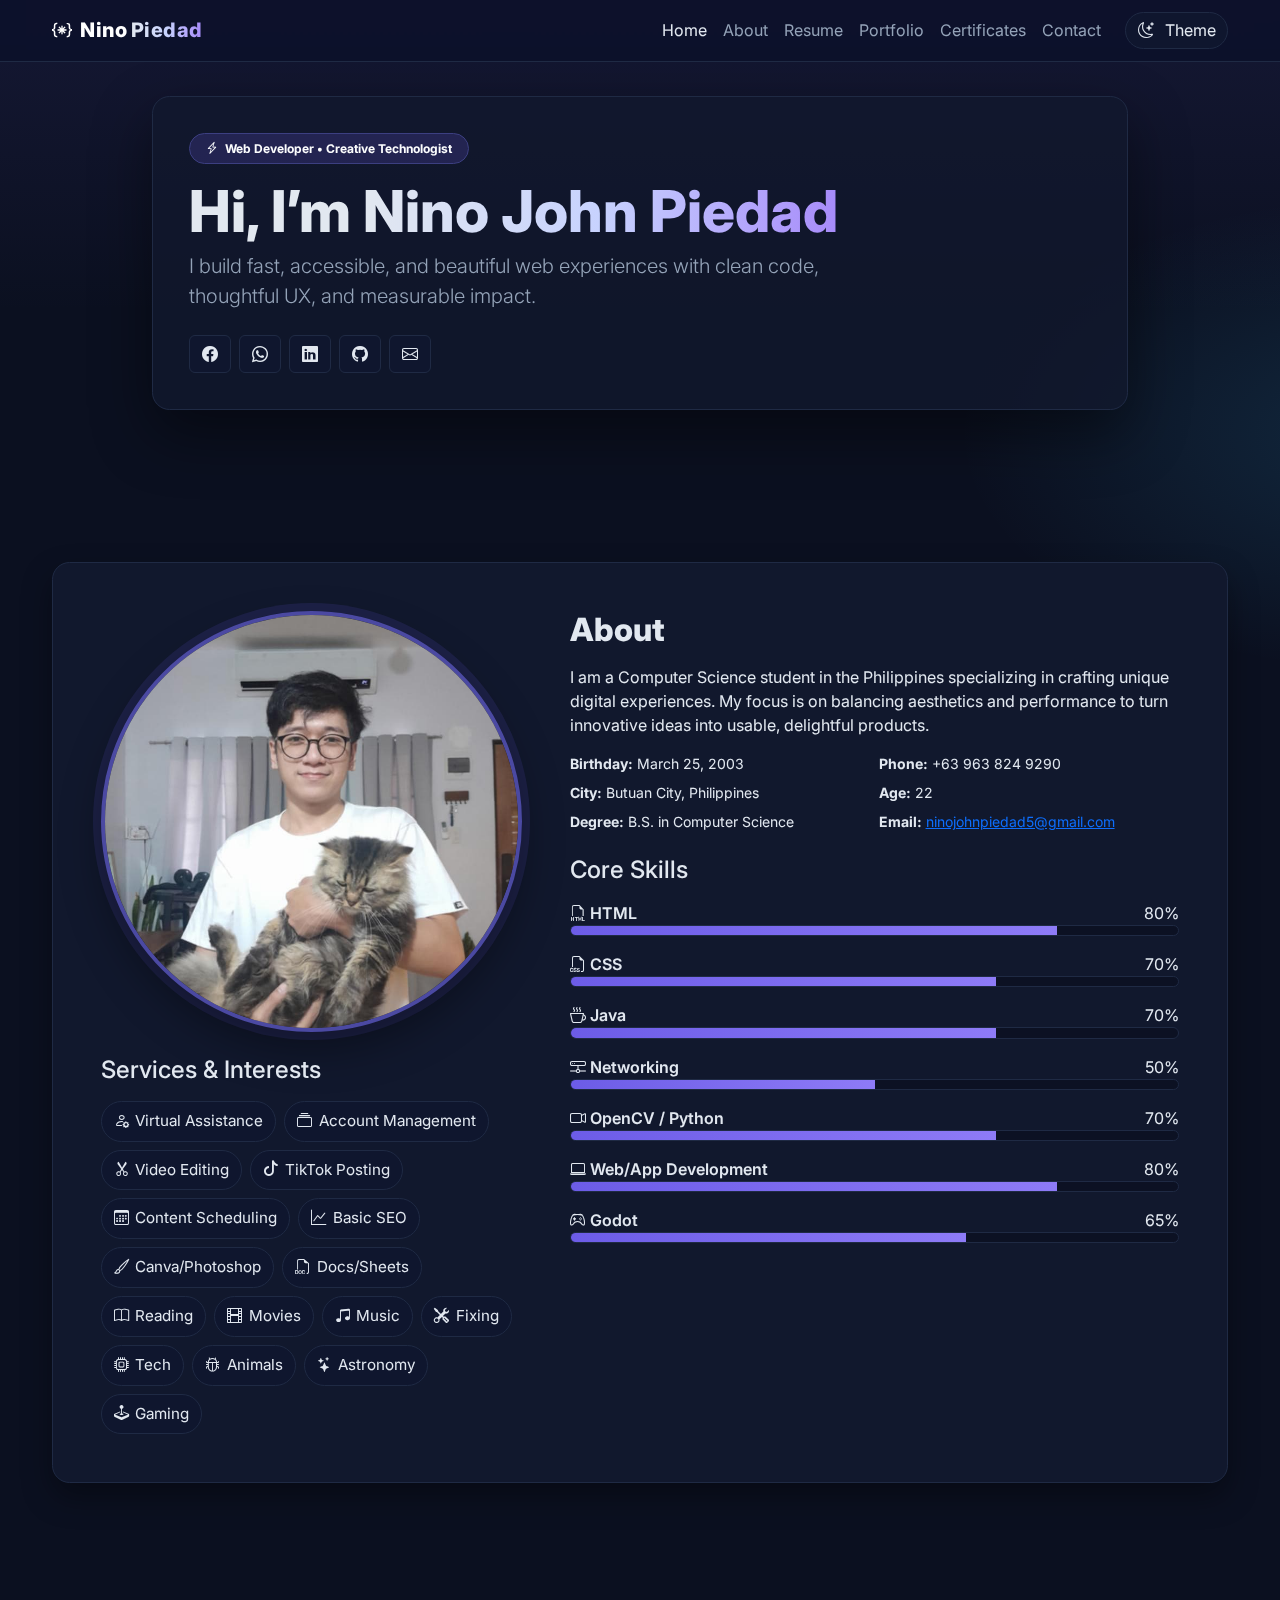
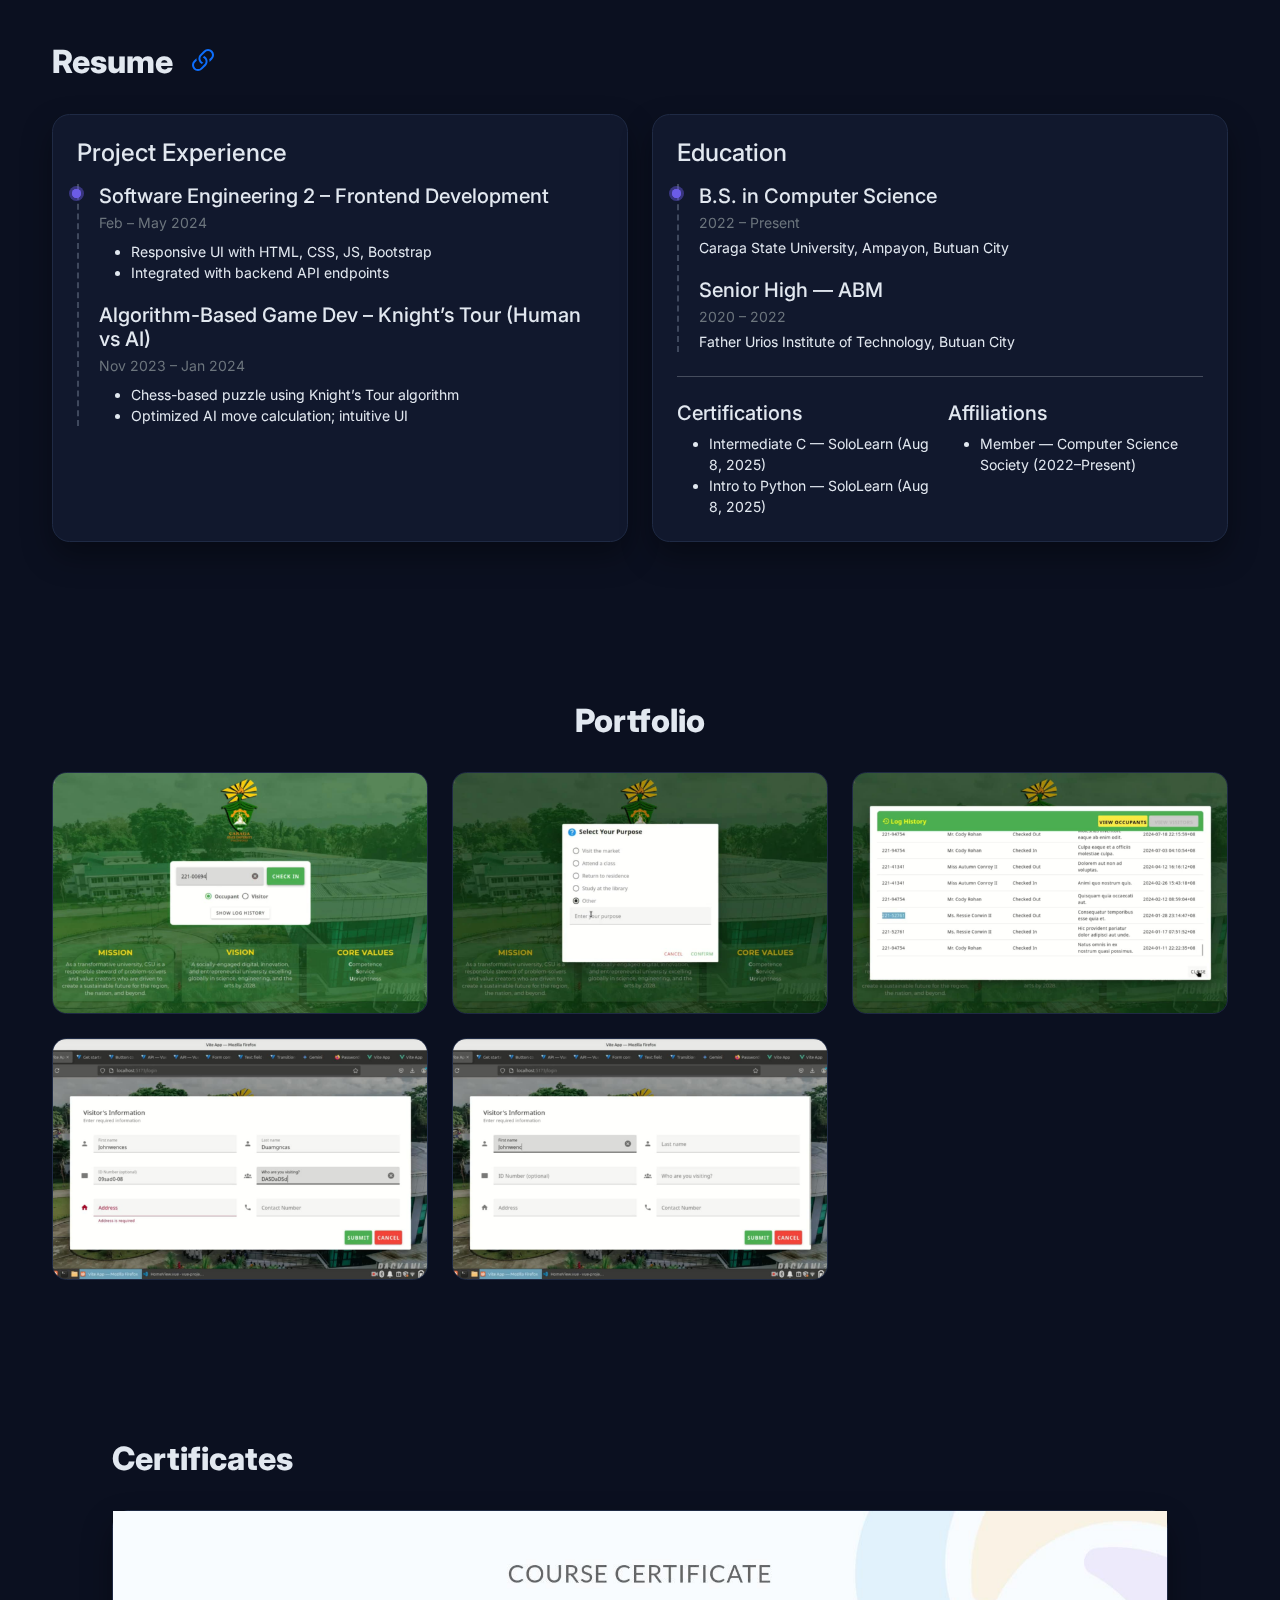
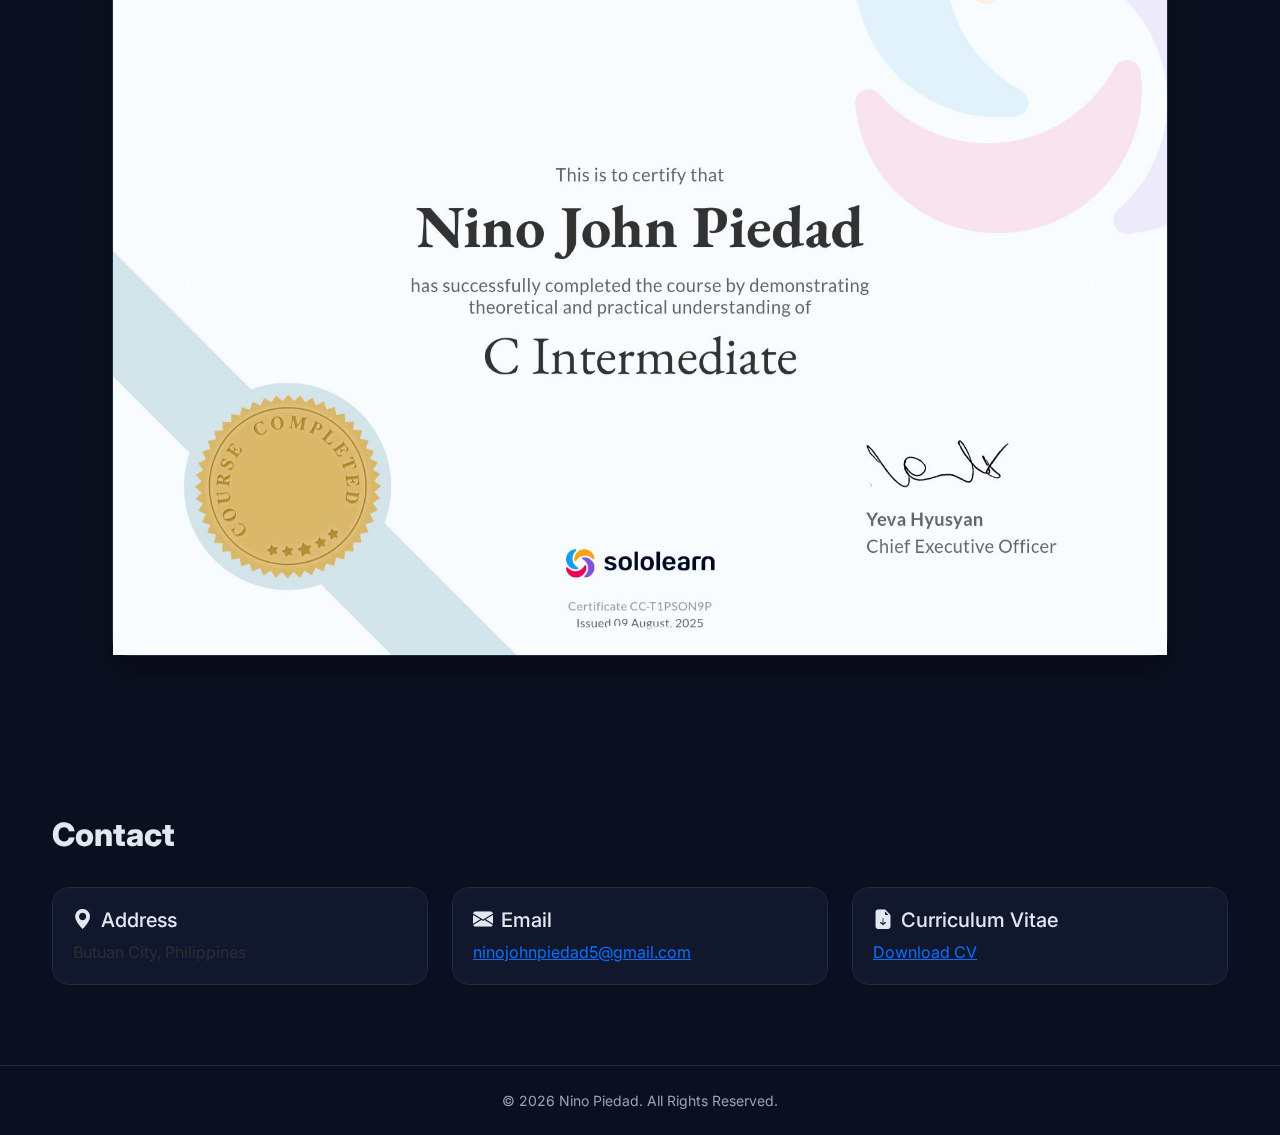
<file: main.html>
<!DOCTYPE html>
<html lang="en" data-theme="dark">
<head>
  <meta charset="UTF-8" />
  <meta name="viewport" content="width=device-width, initial-scale=1" />
  <title>Nino Piedad — Personal Website</title>
  <link rel="icon" href="images/icon.png" type="image/x-icon" />

  <!-- Bootstrap & Icons (CDN) -->
  <link href="https://cdn.jsdelivr.net/npm/bootstrap@5.3.3/dist/css/bootstrap.min.css" rel="stylesheet">
  <link href="https://cdn.jsdelivr.net/npm/bootstrap-icons@1.11.3/font/bootstrap-icons.css" rel="stylesheet">

  <!-- Google Font -->
  <link href="https://fonts.googleapis.com/css2?family=Inter:wght@300;400;600;800&display=swap" rel="stylesheet" />

  <style>
    /* =========================
       THEME TOKENS
       ========================= */
    :root {
      --brand:#6c5ce7; --brand-2:#8e7bf7; --ring:rgba(124,97,255,.35);
      --bg:#0b1020; --panel:#11182d; --tile:#0f162e;
      --text:#e2e8f0; --muted:#94a3b8; --border:#1f2a44;
      --radius:1.1rem;
      --shadow-xl:0 24px 60px rgba(0,0,0,.45);
      --shadow-lg:0 14px 30px rgba(0,0,0,.35);
      --container: 1200px; /* BOXED WIDTH */
    }
    [data-theme="light"]{
      --bg:#f6f7fb; --panel:#ffffff; --tile:#ffffff;
      --text:#101828; --muted:#475467; --border:#e5e7eb;
      --shadow-xl:0 24px 60px rgba(16,24,40,.08);
      --shadow-lg:0 14px 30px rgba(16,24,40,.06);
    }

    /* =========================
       BASE
       ========================= */
    *{box-sizing:border-box}
    html,body{scroll-behavior:smooth}
    body{
      font-family:'Inter',system-ui,-apple-system,Segoe UI,Roboto,"Helvetica Neue",Arial;
      color:var(--text);
      background:
        radial-gradient(900px 480px at 10% -10%, rgba(108,92,231,.20), transparent 50%),
        radial-gradient(900px 480px at 110% 10%, rgba(56,189,248,.14), transparent 50%),
        var(--bg);
    }
    .container{max-width:var(--container)}

    /* =========================
       NAVBAR
       ========================= */
    .navbar-custom{
      backdrop-filter:saturate(180%) blur(10px);
      background: color-mix(in oklab, var(--bg) 70%, transparent);
      border-bottom:1px solid var(--border);
      padding-block:.65rem;
    }
    .navbar-brand{font-weight:800; letter-spacing:.4px}
    .nav-link{color:var(--muted)!important; padding-inline:.85rem}
    .nav-link.active,.nav-link:hover{color:var(--text)!important}

    .theme-toggle{
      display:inline-flex; align-items:center; gap:.45rem;
      border:1px solid var(--border); background:var(--tile); color:var(--text);
      border-radius:999px; padding:.35rem .7rem; cursor:pointer;
    }
    .theme-toggle:hover{border-color:var(--brand-2); box-shadow:0 0 0 .25rem var(--ring)}

    /* =========================
       HERO
       ========================= */
    .hero{
      padding-top: clamp(6rem, 10vh, 8rem);
      padding-bottom: clamp(3rem, 8vh, 5rem);
      background: linear-gradient(180deg, color-mix(in oklab, var(--brand) 10%, transparent), transparent 65%);
    }
    .hero-panel{
      background: color-mix(in oklab, var(--panel) 75%, transparent);
      border:1px solid var(--border);
      border-radius:var(--radius);
      box-shadow:var(--shadow-xl);
      padding: clamp(1.25rem, 3vw, 2.25rem);
    }
    .badge-role{
      background:color-mix(in oklab, var(--brand) 20%, transparent);
      border:1px solid color-mix(in oklab, var(--brand) 40%, var(--border));
      color:color-mix(in oklab, white 90%, var(--text));
    }
    .hero-title{font-size:clamp(2.2rem, 5.8vw, 3.6rem); font-weight:800; line-height:1.1}
    .hero-subtitle{color:var(--muted); max-width:60ch}

    .btn-social{border:1px solid var(--border); background:var(--tile); color:var(--text)}
    .btn-social:hover{border-color:var(--brand-2); box-shadow:0 0 0 .25rem var(--ring); color:var(--text)}

    /* =========================
       SECTIONS / CARDS
       ========================= */
    section.section{padding:5rem 0}
    .section-title{font-weight:800; margin-bottom:2rem}
    .card-custom{
      background:var(--panel); color:var(--text);
      border:1px solid var(--border); border-radius:var(--radius);
      box-shadow:var(--shadow-lg);
    }

    /* =========================
       ABOUT (photo left)
       ========================= */
    .about-row{align-items:stretch}
    .profile-col{display:flex; align-items:center; justify-content:center}
    .profile-wrap{position:relative; max-width: 340px; width:100%}
    .profile-img{
      width:100%; aspect-ratio:1/1; object-fit:cover;
      border-radius:50%; border:4px solid color-mix(in oklab, var(--brand) 60%, var(--border));
      box-shadow:0 18px 40px rgba(0,0,0,.35), 0 0 0 8px color-mix(in oklab, var(--brand) 14%, transparent);
      transition:transform .25s ease;
    }
    .profile-img:hover{transform:translateY(-3px)}
    .about-card{height:100%}

    /* =========================
       SKILLS
       ========================= */
    .skill{display:grid; grid-template-columns: 1fr auto; gap:.35rem; align-items:center}
    .skill .label{font-weight:600}
    .progress{height:.7rem; background:color-mix(in oklab, var(--bg) 80%, var(--tile)); border:1px solid var(--border)}
    .progress-bar{background:linear-gradient(90deg, var(--brand), var(--brand-2))}

    .chips{gap:.5rem}
    .chip{
      display:inline-flex; align-items:center; gap:.4rem; padding:.5rem .75rem;
      border-radius:999px; border:1px solid var(--border); background:var(--tile); color:var(--text);
      font-size:.95rem; white-space:nowrap; transition:all .2s ease;
    }
    .chip:hover{border-color:var(--brand-2); box-shadow:0 0 0 .25rem var(--ring)}

    /* =========================
       TIMELINE
       ========================= */
    .tl{position:relative; padding-left:1.25rem; border-left:2px dashed color-mix(in oklab, var(--muted) 35%, transparent)}
    .tl .item{margin-bottom:1.25rem}
    .tl .item::before{
      content:""; position:absolute; left:-7px; top:.35rem; width:.55rem; height:.55rem; border-radius:999px;
      background:var(--brand); box-shadow:0 0 0 3px color-mix(in oklab, var(--brand) 25%, transparent)
    }

    /* =========================
       PORTFOLIO
       ========================= */
    .gallery .p-card{
      border-radius:.9rem; overflow:hidden; background:var(--panel); border:1px solid var(--border);
      transition:transform .2s ease, box-shadow .2s ease;
    }
    .gallery .p-card:hover{transform:translateY(-4px); box-shadow:var(--shadow-lg)}
    .gallery .p-img{width:100%; height:240px; object-fit:cover; display:block}

    /* =========================
       CERTIFICATES
       ========================= */
    .cert-wrap{max-width: 1080px; margin-inline:auto}

    /* =========================
       CONTACT
       ========================= */
    .info-tile{
      border:1px solid var(--border); background:var(--panel);
      border-radius:var(--radius); padding:1.25rem; height:100%;
      transition:border-color .2s ease, box-shadow .2s ease;
    }
    .info-tile:hover{border-color:var(--brand-2); box-shadow:0 0 0 .25rem var(--ring)}

    /* =========================
       FOOTER & UTILITIES
       ========================= */
    footer{border-top:1px solid var(--border); color:var(--muted)}
    .text-gradient{
      background: linear-gradient(90deg, #e2e8f0, #c7d2fe, #a78bfa);
      -webkit-background-clip:text; background-clip:text; color:transparent;
    }

    /* Scroll to Top */
    #toTop{
      position:fixed; right:18px; bottom:18px; z-index:1040;
      width:44px; height:44px; border-radius:50%;
      display:grid; place-items:center; background:var(--tile); color:var(--text);
      border:1px solid var(--border); box-shadow:var(--shadow-lg);
      opacity:0; pointer-events:none; transform:translateY(8px); transition:all .2s ease;
    }
    #toTop.show{opacity:1; pointer-events:auto; transform:translateY(0)}
    #toTop:hover{border-color:var(--brand-2); box-shadow:0 0 0 .25rem var(--ring)}

    /* RESPONSIVE TWEAKS */
    @media (max-width: 991.98px){
      .hero-title{font-size:clamp(2rem, 7vw, 3rem)}
      .about-row{row-gap:2rem}
    }
  </style>
</head>
<body data-bs-spy="scroll" data-bs-target="#mainNav" data-bs-offset="80" tabindex="0">

  <!-- =========================
       NAVBAR
       ========================= -->
  <nav id="mainNav" class="navbar navbar-expand-lg navbar-dark fixed-top navbar-custom">
    <div class="container">
      <a class="navbar-brand d-flex align-items-center" href="#home">
        <i class="bi bi-braces-asterisk me-2"></i> Nino <span class="text-gradient ms-1">Piedad</span>
      </a>

      <div class="d-flex d-lg-none align-items-center me-2">
        <button id="themeBtnSm" class="theme-toggle btn btn-sm">
          <i class="bi bi-moon-stars"></i><span class="d-none d-sm-inline"> Theme</span>
        </button>
      </div>

      <button class="navbar-toggler" type="button" data-bs-toggle="collapse" data-bs-target="#navContent"
              aria-controls="navContent" aria-expanded="false" aria-label="Toggle navigation">
        <span class="navbar-toggler-icon"></span>
      </button>

      <div class="collapse navbar-collapse" id="navContent">
        <ul class="navbar-nav ms-auto mb-2 mb-lg-0 align-items-lg-center">
          <li class="nav-item"><a class="nav-link" href="#home">Home</a></li>
          <li class="nav-item"><a class="nav-link" href="#about">About</a></li>
          <li class="nav-item"><a class="nav-link" href="#resume">Resume</a></li>
          <li class="nav-item"><a class="nav-link" href="#portfolio">Portfolio</a></li>
          <li class="nav-item"><a class="nav-link" href="#certificates">Certificates</a></li>
          <li class="nav-item"><a class="nav-link" href="#contact">Contact</a></li>
          <li class="nav-item ms-lg-3 d-none d-lg-block">
            <button id="themeBtn" class="theme-toggle">
              <i class="bi bi-moon-stars"></i><span class="ms-1">Theme</span>
            </button>
          </li>
        </ul>
      </div>
    </div>
  </nav>

  <!-- =========================
       HERO
       ========================= -->
  <header id="home" class="hero">
    <div class="container">
      <div class="row g-4 justify-content-center">
        <div class="col-xl-10">
          <div class="hero-panel">
            <span class="badge badge-role rounded-pill px-3 py-2 mb-3">
              <i class="bi bi-lightning-charge me-1"></i> Web Developer • Creative Technologist
            </span>
            <h1 class="hero-title">Hi, I’m <span class="text-gradient">Nino John Piedad</span></h1>
            <p class="lead hero-subtitle mb-4">
              I build fast, accessible, and beautiful web experiences with clean code, thoughtful UX, and measurable impact.
            </p>
            <div class="d-flex flex-wrap gap-2">
              <a class="btn btn-outline-light btn-social" href="https://www.facebook.com/ninopiedad3" target="_blank" aria-label="Facebook"><i class="bi bi-facebook"></i></a>
              <a class="btn btn-outline-light btn-social" href="https://wa.me/+639912143127" target="_blank" aria-label="WhatsApp"><i class="bi bi-whatsapp"></i></a>
              <a class="btn btn-outline-light btn-social" href="https://www.linkedin.com/in/nino-john-piedad-186837378/" target="_blank" aria-label="LinkedIn"><i class="bi bi-linkedin"></i></a>
              <a class="btn btn-outline-light btn-social" href="https://github.com/ninojohn5" target="_blank" aria-label="GitHub"><i class="bi bi-github"></i></a>
              <a class="btn btn-outline-light btn-social" href="#contact" aria-label="Contact"><i class="bi bi-envelope"></i></a>
            </div>
          </div>
        </div>
      </div>
    </div>
  </header>

<!-- =========================
     ABOUT (all-in-one card)
     ========================= -->
     <section id="about" class="section">
        <div class="container">
          <div class="card-custom p-4 p-lg-5 about-card-merged">
            <div class="row g-5 align-items-start">
      
              <!-- LEFT: Photo + Services/Interests -->
              <div class="col-lg-5">
                <img src="images/nino1.jpg" alt="Photo of Nino John Piedad" class="profile-img mb-4">
                <h4 class="mb-3">Services & Interests</h4>
                <div class="d-flex flex-wrap chips justify-content-start">
                  <!-- Services -->
                  <span class="chip"><i class="bi bi-person-gear"></i>Virtual Assistance</span>
                  <span class="chip"><i class="bi bi-collection"></i>Account Management</span>
                  <span class="chip"><i class="bi bi-scissors"></i>Video Editing</span>
                  <span class="chip"><i class="bi bi-tiktok"></i>TikTok Posting</span>
                  <span class="chip"><i class="bi bi-calendar3"></i>Content Scheduling</span>
                  <span class="chip"><i class="bi bi-graph-up"></i>Basic SEO</span>
                  <span class="chip"><i class="bi bi-brush"></i>Canva/Photoshop</span>
                  <span class="chip"><i class="bi bi-filetype-doc"></i>Docs/Sheets</span>
                  <!-- Interests -->
                  <span class="chip"><i class="bi bi-book"></i>Reading</span>
                  <span class="chip"><i class="bi bi-film"></i>Movies</span>
                  <span class="chip"><i class="bi bi-music-note-beamed"></i>Music</span>
                  <span class="chip"><i class="bi bi-tools"></i>Fixing</span>
                  <span class="chip"><i class="bi bi-cpu"></i>Tech</span>
                  <span class="chip"><i class="bi bi-bug"></i>Animals</span>
                  <span class="chip"><i class="bi bi-stars"></i>Astronomy</span>
                  <span class="chip"><i class="bi bi-joystick"></i>Gaming</span>
                </div>
              </div>
      
              <!-- RIGHT: About text + Core Skills -->
              <div class="col-lg-7">
                <h2 class="section-title mb-3">About</h2>
                <p class="mb-3">
                    I am a Computer Science student in the Philippines specializing in crafting unique digital experiences. My focus is on balancing aesthetics and performance to turn innovative ideas into usable, delightful products.
                </p>
      
                <ul class="row list-unstyled g-2 small mb-4">
                  <li class="col-6"><strong>Birthday:</strong> March 25, 2003</li>
                  <li class="col-6"><strong>Phone:</strong> +63 963 824 9290</li>
                  <li class="col-6"><strong>City:</strong> Butuan City, Philippines</li>
                  <li class="col-6"><strong>Age:</strong> 22</li>
                  <li class="col-6"><strong>Degree:</strong> B.S. in Computer Science</li>
                  <li class="col-6"><strong>Email:</strong> <a href="mailto:ninojohnpiedad5@gmail.com">ninojohnpiedad5@gmail.com</a></li>
                </ul>
      
                <div class="divider my-3"></div>
      
                <h4 class="mb-3">Core Skills</h4>
                <div class="row g-3">
                  <div class="col-12">
                    <div class="skill"><span class="label"><i class="bi bi-filetype-html me-1"></i>HTML</span><span>80%</span></div>
                    <div class="progress"><div class="progress-bar" style="width:80%"></div></div>
                  </div>
                  <div class="col-12">
                    <div class="skill"><span class="label"><i class="bi bi-filetype-css me-1"></i>CSS</span><span>70%</span></div>
                    <div class="progress"><div class="progress-bar" style="width:70%"></div></div>
                  </div>
                  <div class="col-12">
                    <div class="skill"><span class="label"><i class="bi bi-cup-hot me-1"></i>Java</span><span>70%</span></div>
                    <div class="progress"><div class="progress-bar" style="width:70%"></div></div>
                  </div>
                  <div class="col-12">
                    <div class="skill"><span class="label"><i class="bi bi-hdd-network me-1"></i>Networking</span><span>50%</span></div>
                    <div class="progress"><div class="progress-bar" style="width:50%"></div></div>
                  </div>
                  <div class="col-12">
                    <div class="skill"><span class="label"><i class="bi bi-camera-video me-1"></i>OpenCV / Python</span><span>70%</span></div>
                    <div class="progress"><div class="progress-bar" style="width:70%"></div></div>
                  </div>
                  <div class="col-12">
                    <div class="skill"><span class="label"><i class="bi bi-laptop me-1"></i>Web/App Development</span><span>80%</span></div>
                    <div class="progress"><div class="progress-bar" style="width:80%"></div></div>
                  </div>
                  <div class="col-12">
                    <div class="skill"><span class="label"><i class="bi bi-controller me-1"></i>Godot</span><span>65%</span></div>
                    <div class="progress"><div class="progress-bar" style="width:65%"></div></div>
                  </div>
                </div>
              </div>
      
            </div><!-- /row -->
          </div>
        </div>
      </section>
      

  <!-- =========================
       RESUME
       ========================= -->
  <section id="resume" class="section">
    <div class="container">
      <h2 class="section-title">Resume
        <a href="https://drive.google.com/file/d/1pZm3nNLEP5PzZf3v5XMzkkdbLFX6FNtu/view?usp=sharing" target="_blank" class="ms-2 text-decoration-none">
          <i class="bi bi-link-45deg"></i>
        </a>
      </h2>
      <div class="row g-4">
        <div class="col-lg-6">
          <div class="card-custom p-4 h-100">
            <h4 class="mb-3">Project Experience</h4>
            <div class="tl">
              <div class="item">
                <h5 class="mb-1">Software Engineering 2 – Frontend Development</h5>
                <div class="text-secondary small mb-2">Feb – May 2024</div>
                <ul class="mb-0 small">
                  <li>Responsive UI with HTML, CSS, JS, Bootstrap</li>
                  <li>Integrated with backend API endpoints</li>
                </ul>
              </div>
              <div class="item">
                <h5 class="mb-1">Algorithm-Based Game Dev – Knight’s Tour (Human vs AI)</h5>
                <div class="text-secondary small mb-2">Nov 2023 – Jan 2024</div>
                <ul class="mb-0 small">
                  <li>Chess-based puzzle using Knight’s Tour algorithm</li>
                  <li>Optimized AI move calculation; intuitive UI</li>
                </ul>
              </div>
            </div>
          </div>
        </div>

        <div class="col-lg-6">
          <div class="card-custom p-4 h-100">
            <h4 class="mb-3">Education</h4>
            <div class="tl">
              <div class="item">
                <h5 class="mb-1">B.S. in Computer Science</h5>
                <div class="text-secondary small mb-1">2022 – Present</div>
                <div class="small">Caraga State University, Ampayon, Butuan City</div>
              </div>
              <div class="item">
                <h5 class="mb-1">Senior High — ABM</h5>
                <div class="text-secondary small mb-1">2020 – 2022</div>
                <div class="small">Father Urios Institute of Technology, Butuan City</div>
              </div>
            </div>
            <hr class="my-4" />
            <div class="row g-3">
              <div class="col-md-6">
                <h5>Certifications</h5>
                <ul class="small mb-0">
                  <li>Intermediate C — SoloLearn (Aug 8, 2025)</li>
                  <li>Intro to Python — SoloLearn (Aug 8, 2025)</li>
                </ul>
              </div>
              <div class="col-md-6">
                <h5>Affiliations</h5>
                <ul class="small mb-0">
                  <li>Member — Computer Science Society (2022–Present)</li>
                </ul>
              </div>
            </div>
          </div>
        </div>
      </div><!-- /row -->
    </div>
  </section>

  <!-- =========================
       PORTFOLIO
       ========================= -->
  <section id="portfolio" class="section">
    <div class="container">
      <h2 class="section-title text-center">Portfolio</h2>
      <div class="row g-4 gallery row-cols-1 row-cols-sm-2 row-cols-lg-3">
        <div class="col">
          <div class="p-card"><img class="p-img" src="images/1.jpg" alt="Abstract geometric design"></div>
        </div>
        <div class="col">
          <div class="p-card"><img class="p-img" src="images/2.jpg" alt="Website UI design"></div>
        </div>
        <div class="col">
          <div class="p-card"><img class="p-img" src="images/3.jpg" alt="E-commerce layout"></div>
        </div>
        <div class="col">
          <div class="p-card"><img class="p-img" src="images/4.jpg" alt="Minimalist photography site"></div>
        </div>
        <div class="col">
          <div class="p-card"><img class="p-img" src="images/5.jpg" alt="Dashboard UI design"></div>
        </div>
      </div>
    </div>
  </section>

  <!-- =========================
       CERTIFICATES
       ========================= -->
  <section id="certificates" class="section">
    <div class="container cert-wrap">
      <h2 class="section-title">Certificates</h2>
      <div id="certificateCarousel" class="carousel slide card-custom" data-bs-ride="carousel">
        <div class="carousel-indicators">
          <button type="button" data-bs-target="#certificateCarousel" data-bs-slide-to="0" class="active" aria-current="true" aria-label="Slide 1"></button>
          <button type="button" data-bs-target="#certificateCarousel" data-bs-slide-to="1" aria-label="Slide 2"></button>
        </div>
        <div class="carousel-inner">
          <div class="carousel-item active">
            <img src="images/cert1.jpg" class="d-block w-100" alt="Certificate 1">
          </div>
          <div class="carousel-item">
            <img src="images/cert2.jpg" class="d-block w-100" alt="Certificate 2">
          </div>
        </div>
        <button class="carousel-control-prev" type="button" data-bs-target="#certificateCarousel" data-bs-slide="prev">
          <span class="carousel-control-prev-icon" aria-hidden="true"></span>
          <span class="visually-hidden">Previous</span>
        </button>
        <button class="carousel-control-next" type="button" data-bs-target="#certificateCarousel" data-bs-slide="next">
          <span class="carousel-control-next-icon" aria-hidden="true"></span>
          <span class="visually-hidden">Next</span>
        </button>
      </div>
    </div>
  </section>

  <!-- =========================
       CONTACT
       ========================= -->
  <section id="contact" class="section">
    <div class="container">
      <h2 class="section-title">Contact</h2>
      <div class="row g-4">
        <div class="col-md-4">
          <div class="info-tile">
            <h5 class="mb-2"><i class="bi bi-geo-alt-fill me-2"></i>Address</h5>
            <p class="mb-0 text-secondary-emphasis">Butuan City, Philippines</p>
          </div>
        </div>
        <div class="col-md-4">
          <div class="info-tile">
            <h5 class="mb-2"><i class="bi bi-envelope-fill me-2"></i>Email</h5>
            <p class="mb-0"><a href="https://mail.google.com/mail/?view=cm&fs=1&to=ninojohnpiedad5@gmail.com" target="_blank">
                ninojohnpiedad5@gmail.com
              </a>
              </p>
          </div>
        </div>
        <div class="col-md-4">
          <div class="info-tile">
            <h5 class="mb-2"><i class="bi bi-file-earmark-arrow-down-fill me-2"></i>Curriculum Vitae</h5>
            <p class="mb-0"><a href="https://drive.google.com/file/d/1pZm3nNLEP5PzZf3v5XMzkkdbLFX6FNtu/view?usp=sharing" target="_blank">Download CV</a></p>
          </div>
        </div>
      </div>
    </div>
  </section>

  <!-- =========================
       FOOTER
       ========================= -->
  <footer class="py-4 text-center">
    <div class="container small">&copy; <span id="year"></span> Nino Piedad. All Rights Reserved.</div>
  </footer>

  <!-- Scroll To Top -->
  <button id="toTop" aria-label="Scroll to top"><i class="bi bi-arrow-up"></i></button>

  <!-- Bootstrap JS -->
  <script src="https://cdn.jsdelivr.net/npm/bootstrap@5.3.3/dist/js/bootstrap.bundle.min.js"></script>

  <script>
    // Year
    document.getElementById('year').textContent = new Date().getFullYear();

    // Active nav on scroll
    const sections = document.querySelectorAll('section[id], header#home');
    const navLinks = document.querySelectorAll('#mainNav .nav-link');
    const mapId = el => el.getAttribute('id') || 'home';
    const obs = new IntersectionObserver((entries) => {
      entries.forEach(entry => {
        if (entry.isIntersecting) {
          const id = mapId(entry.target);
          navLinks.forEach(l => l.classList.toggle('active', l.getAttribute('href') === `#${id}`));
        }
      });
    }, { rootMargin: '-40% 0px -50% 0px', threshold: 0.1 });
    sections.forEach(s => obs.observe(s));

    // Scroll to top
    const toTop = document.getElementById('toTop');
    window.addEventListener('scroll', () => {
      if (window.scrollY > 600) toTop.classList.add('show'); else toTop.classList.remove('show');
    });
    toTop.addEventListener('click', () => window.scrollTo({ top: 0, behavior: 'smooth' }));

    // Theme toggle + persistence
    const root = document.documentElement;
    const themeBtns = [document.getElementById('themeBtn'), document.getElementById('themeBtnSm')];
    const applyTheme = (t) => { root.setAttribute('data-theme', t); localStorage.setItem('theme', t); };
    const saved = localStorage.getItem('theme'); if (saved) applyTheme(saved);
    themeBtns.forEach(btn => btn && btn.addEventListener('click', () => {
      const current = root.getAttribute('data-theme') || 'dark';
      applyTheme(current === 'dark' ? 'light' : 'dark');
    }));
  </script>
</body>
</html>
</file>
